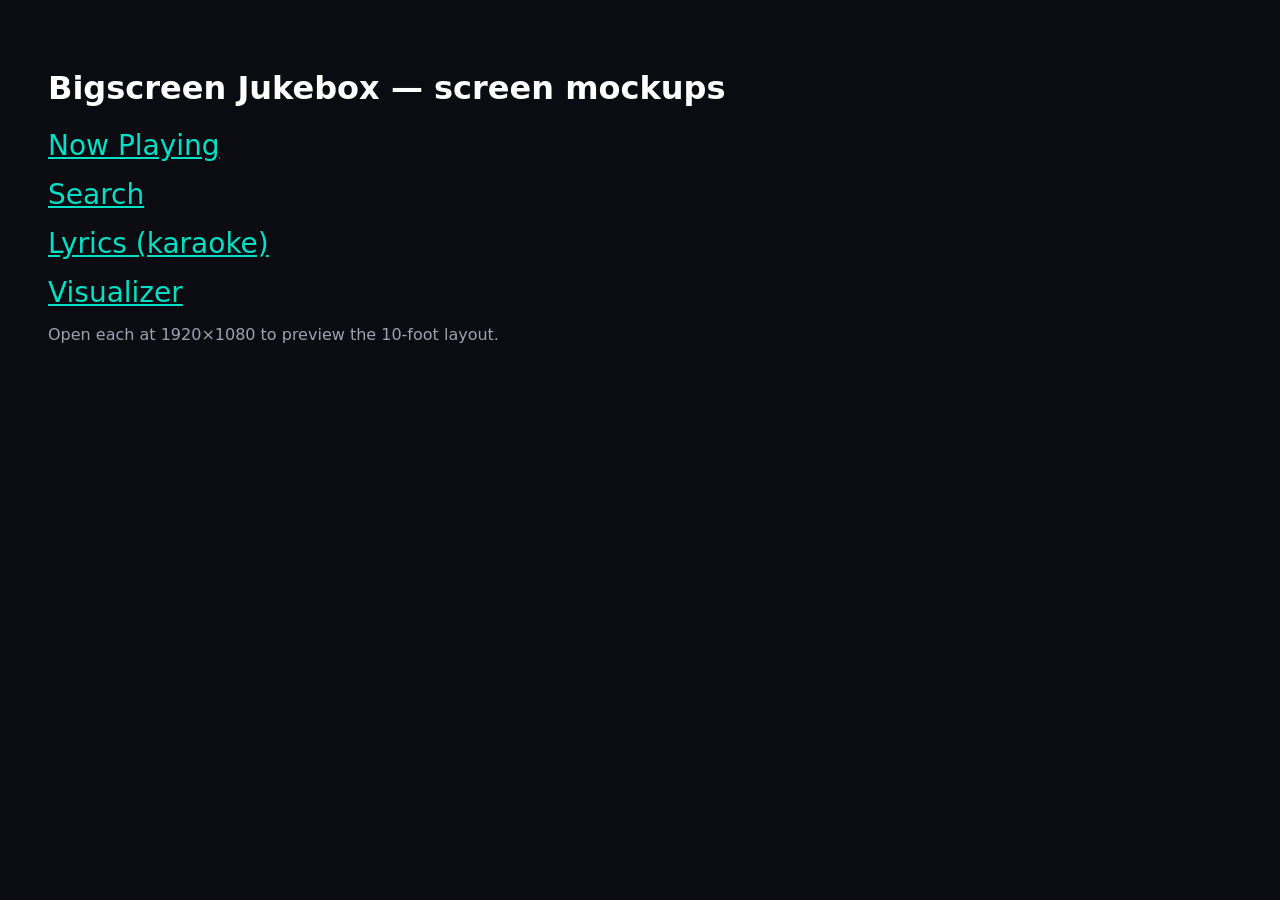
<file: mockups/index.html>
<!doctype html><html><head><meta charset="utf-8"><title>Bigscreen Jukebox mockups</title>
<style>body{font-family:system-ui;background:#0b0b12;color:#fff;padding:40px;} a{display:block;font-size:28px;color:#00e0c6;margin:16px 0;}</style></head>
<body><h1>Bigscreen Jukebox — screen mockups</h1>
<a href="nowplaying.html">Now Playing</a><a href="search.html">Search</a>
<a href="lyrics.html">Lyrics (karaoke)</a><a href="visualizer.html">Visualizer</a>
<p style="color:#a0a0b0">Open each at 1920×1080 to preview the 10-foot layout.</p></body></html>
</file>
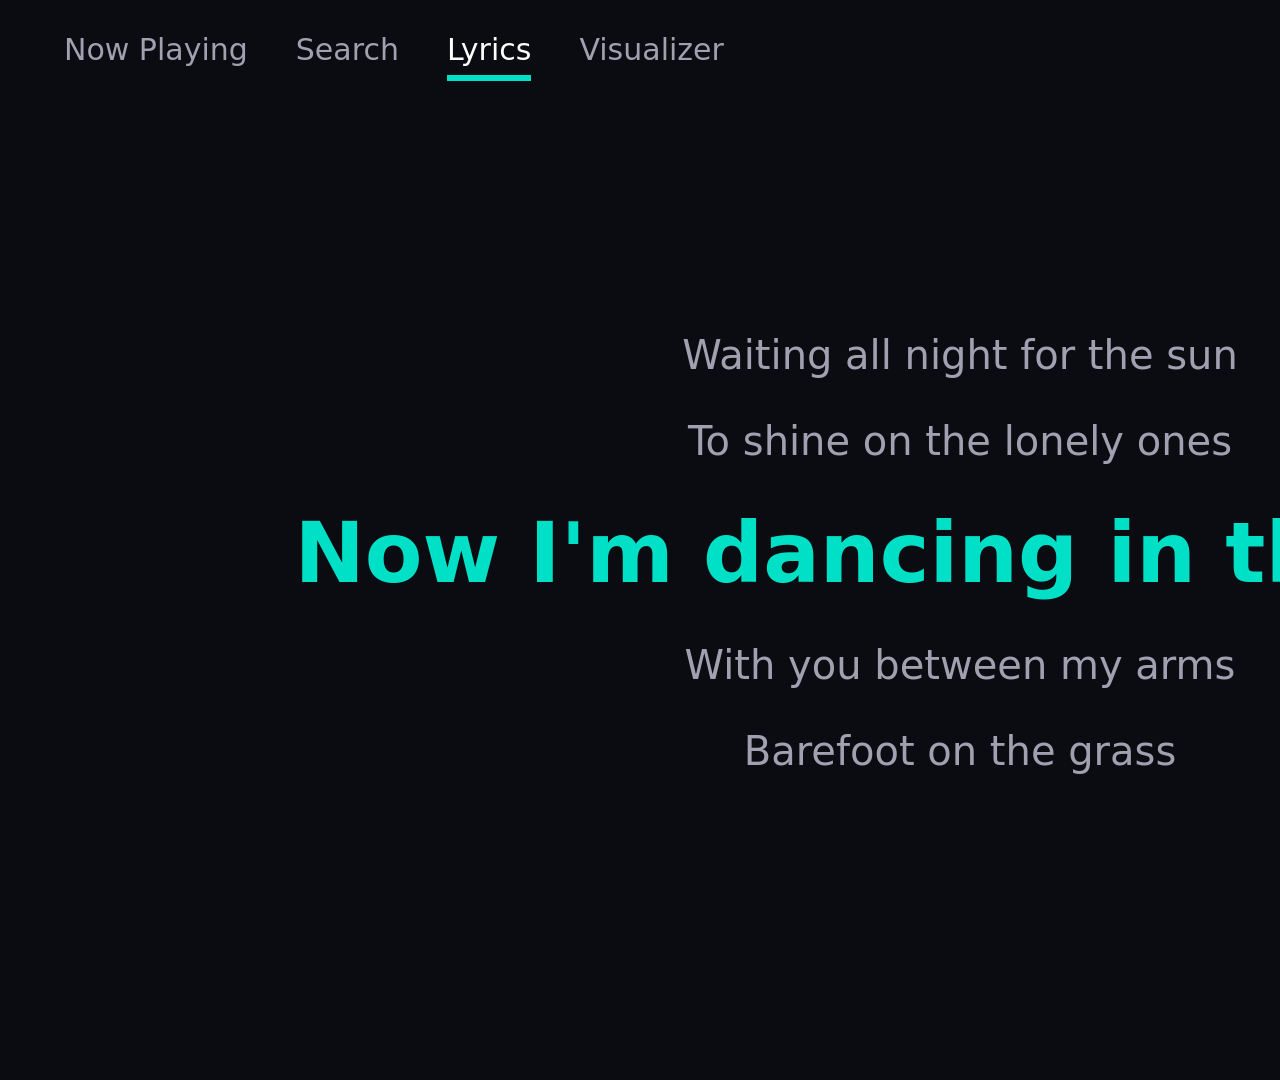
<file: mockups/lyrics.html>
<!doctype html><html><head><meta charset="utf-8"><link rel="stylesheet" href="styles.css"></head>
<body>
  <div class="tabbar"><span>Now Playing</span><span>Search</span><span class="active">Lyrics</span><span>Visualizer</span></div>
  <div style="display:flex; flex-direction:column; align-items:center; justify-content:center; height:880px; gap:40px; text-align:center;">
    <div style="font-size:var(--lg); color:var(--muted);">Waiting all night for the sun</div>
    <div style="font-size:var(--lg); color:var(--muted);">To shine on the lonely ones</div>
    <div style="font-size:var(--xxl); font-weight:800; color:var(--accent);">Now I'm dancing in the dark</div>
    <div style="font-size:var(--lg); color:var(--muted);">With you between my arms</div>
    <div style="font-size:var(--lg); color:var(--muted);">Barefoot on the grass</div>
  </div>
</body></html>
</file>
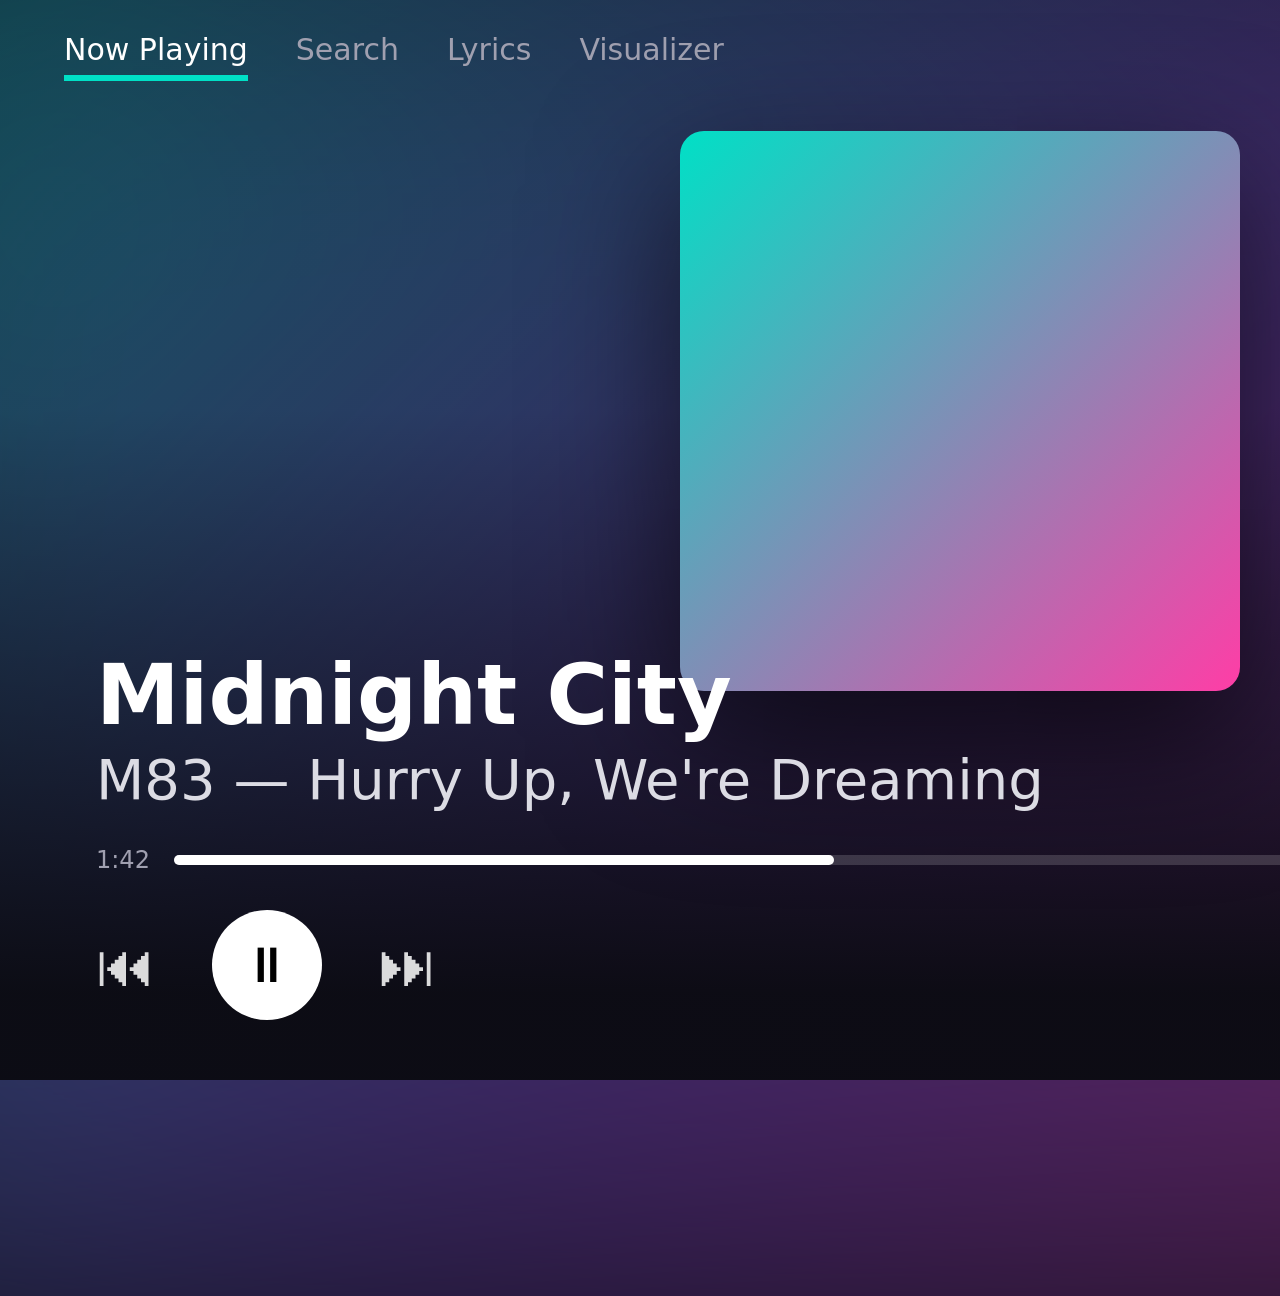
<file: mockups/nowplaying.html>
<!doctype html><html><head><meta charset="utf-8"><link rel="stylesheet" href="styles.css"></head>
<body style="overflow:hidden;">
  <!-- immersive blurred backdrop derived from the album art -->
  <div style="position:absolute; inset:0; background:linear-gradient(135deg,#00e0c6,#7a4bd0,#ff3da6); filter:blur(140px) brightness(0.55); transform:scale(1.4);"></div>
  <div style="position:absolute; inset:0; background:linear-gradient(to bottom, rgba(11,11,18,0.15) 38%, rgba(11,11,18,0.97) 92%);"></div>

  <!-- slim tab bar -->
  <div class="tabbar" style="position:relative; z-index:2;">
    <span class="active">Now Playing</span><span>Search</span><span>Lyrics</span><span>Visualizer</span>
  </div>
  <!-- player picker top-right -->
  <div style="position:absolute; top:40px; right:64px; z-index:2; font-size:var(--sm); color:var(--muted);">Playing on <b style="color:#fff;">Living Room ▾</b></div>

  <!-- crisp album art, dominant upper region -->
  <div style="position:relative; z-index:2; display:flex; justify-content:center; margin-top:18px;">
    <div class="art" style="width:560px; height:560px; box-shadow:0 50px 140px rgba(0,0,0,0.65);"></div>
  </div>

  <!-- info + controls pinned to the lower band -->
  <div style="position:absolute; left:0; right:0; bottom:0; z-index:2; padding:0 96px 60px;">
    <div style="font-size:var(--xxl); font-weight:800; line-height:1;">Midnight City</div>
    <div style="font-size:var(--xl); color:#dcdce4; margin-top:10px;">M83 — Hurry Up, We're Dreaming</div>
    <div style="display:flex; align-items:center; gap:24px; margin-top:34px;">
      <span style="font-size:var(--sm); color:var(--muted);">1:42</span>
      <div style="flex:1; height:10px; background:rgba(255,255,255,0.16); border-radius:999px;">
        <div style="width:42%; height:100%; background:#fff; border-radius:999px;"></div>
      </div>
      <span style="font-size:var(--sm); color:var(--muted);">4:03</span>
    </div>
    <div style="display:flex; align-items:center; gap:56px; margin-top:36px; font-size:60px;">
      <span style="opacity:0.85;">⏮</span>
      <span style="width:110px; height:110px; background:#fff; color:#000; border-radius:50%; display:flex; align-items:center; justify-content:center; font-size:50px;">⏸</span>
      <span style="opacity:0.85;">⏭</span>
      <span style="margin-left:auto; font-size:var(--md); color:var(--muted);">🔊 ▬▬▬▬▭▭</span>
    </div>
  </div>
</body></html>
</file>
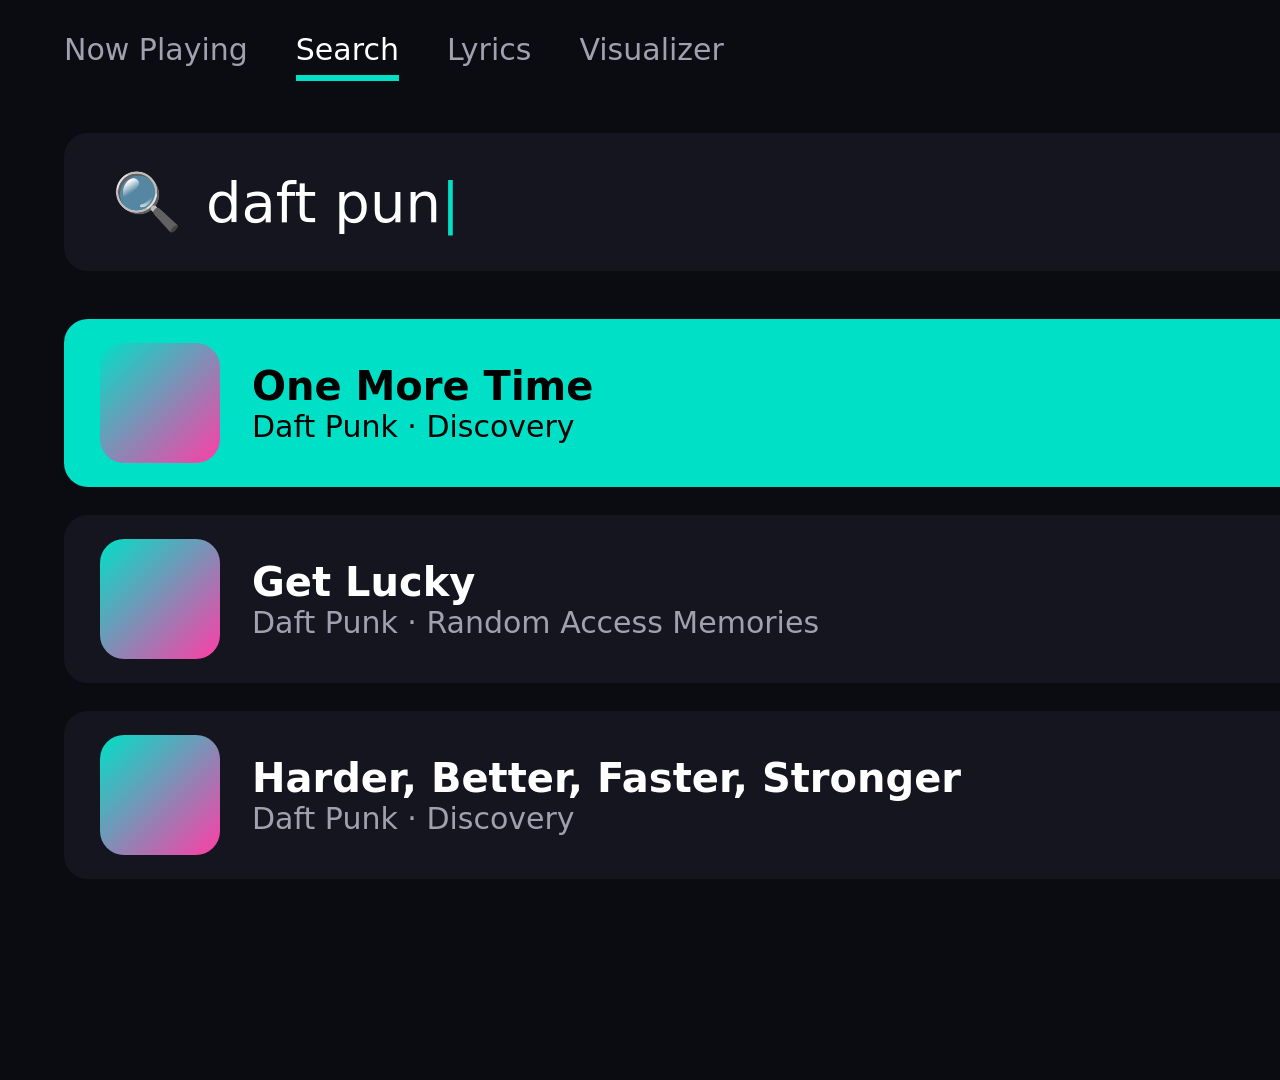
<file: mockups/search.html>
<!doctype html><html><head><meta charset="utf-8"><link rel="stylesheet" href="styles.css"></head>
<body>
  <div class="tabbar"><span>Now Playing</span><span class="active">Search</span><span>Lyrics</span><span>Visualizer</span></div>
  <div style="padding:20px var(--pad);">
    <div style="background:var(--panel); border-radius:var(--radius); padding:36px 48px; font-size:var(--xl); display:flex; gap:24px; align-items:center;">
      <span>🔍</span><span>daft pun<span style="color:var(--accent)">|</span></span>
    </div>
    <div style="margin-top:48px; display:flex; flex-direction:column; gap:28px;">
      <div style="display:flex; gap:32px; align-items:center; background:var(--accent); color:#000; border-radius:var(--radius); padding:24px 36px;">
        <div class="art" style="width:120px; height:120px;"></div>
        <div><div style="font-size:var(--lg); font-weight:800;">One More Time</div><div style="font-size:var(--md);">Daft Punk · Discovery</div></div>
      </div>
      <div style="display:flex; gap:32px; align-items:center; background:var(--panel); border-radius:var(--radius); padding:24px 36px;">
        <div class="art" style="width:120px; height:120px;"></div>
        <div><div style="font-size:var(--lg); font-weight:800;">Get Lucky</div><div style="font-size:var(--md); color:var(--muted);">Daft Punk · Random Access Memories</div></div>
      </div>
      <div style="display:flex; gap:32px; align-items:center; background:var(--panel); border-radius:var(--radius); padding:24px 36px;">
        <div class="art" style="width:120px; height:120px;"></div>
        <div><div style="font-size:var(--lg); font-weight:800;">Harder, Better, Faster, Stronger</div><div style="font-size:var(--md); color:var(--muted);">Daft Punk · Discovery</div></div>
      </div>
    </div>
  </div>
</body></html>
</file>
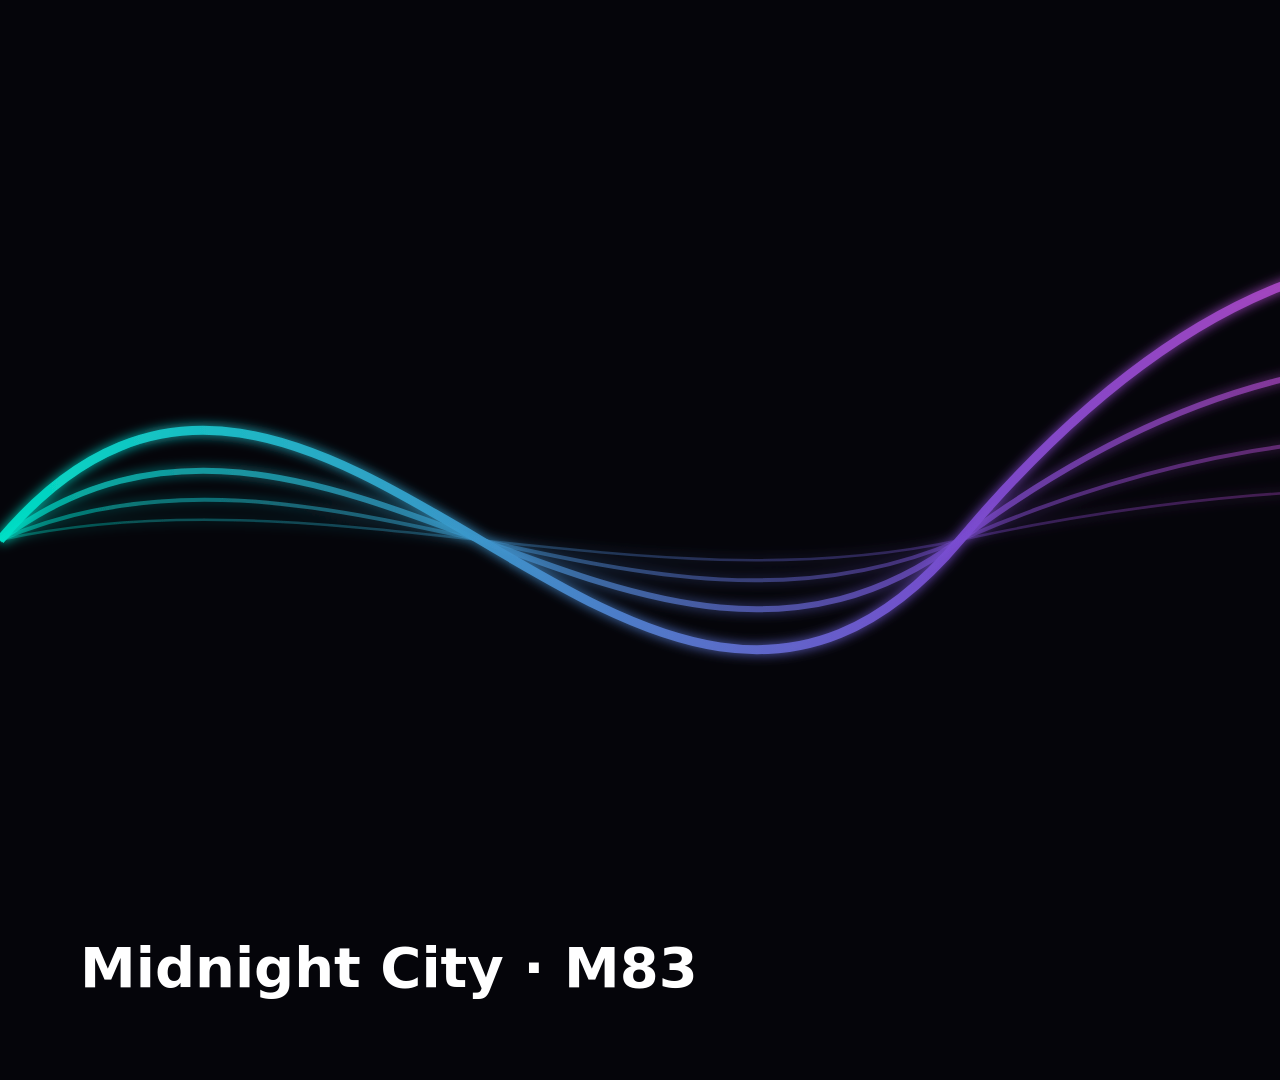
<file: mockups/visualizer-lines.html>
<!doctype html><html><head><meta charset="utf-8"><link rel="stylesheet" href="styles.css"></head>
<body style="background:#05050a; overflow:hidden;">
  <div class="guest-qr"><div class="code"></div><div>Scan to add songs<br><b>tv.local:8950</b></div></div>
  <svg width="1920" height="1080" style="position:absolute; inset:0;">
    <defs>
      <linearGradient id="g" x1="0" x2="1">
        <stop offset="0" stop-color="#00e0c6"/><stop offset="0.5" stop-color="#7a4bd0"/><stop offset="1" stop-color="#ff3da6"/>
      </linearGradient>
      <filter id="glow"><feGaussianBlur stdDeviation="6" result="b"/><feMerge><feMergeNode in="b"/><feMergeNode in="SourceGraphic"/></feMerge></filter>
    </defs>
    <g filter="url(#glow)">
      <path d="M0,540 C320,160 640,920 960,540 S1600,160 1920,540" stroke="url(#g)" stroke-width="9" fill="none" opacity="0.95"/>
      <path d="M0,540 C320,300 640,780 960,540 S1600,300 1920,540" stroke="url(#g)" stroke-width="6" fill="none" opacity="0.7"/>
      <path d="M0,540 C320,400 640,680 960,540 S1600,400 1920,540" stroke="url(#g)" stroke-width="4" fill="none" opacity="0.5"/>
      <path d="M0,540 C320,470 640,610 960,540 S1600,470 1920,540" stroke="url(#g)" stroke-width="2.5" fill="none" opacity="0.35"/>
    </g>
  </svg>
  <div style="position:absolute; bottom:80px; left:80px; z-index:2; font-size:var(--xl); font-weight:800;">Midnight City · M83</div>
  <div style="position:absolute; bottom:80px; right:80px; z-index:2; font-size:var(--sm); color:var(--muted);">Mode: Flow Lines ▾</div>
</body></html>
</file>
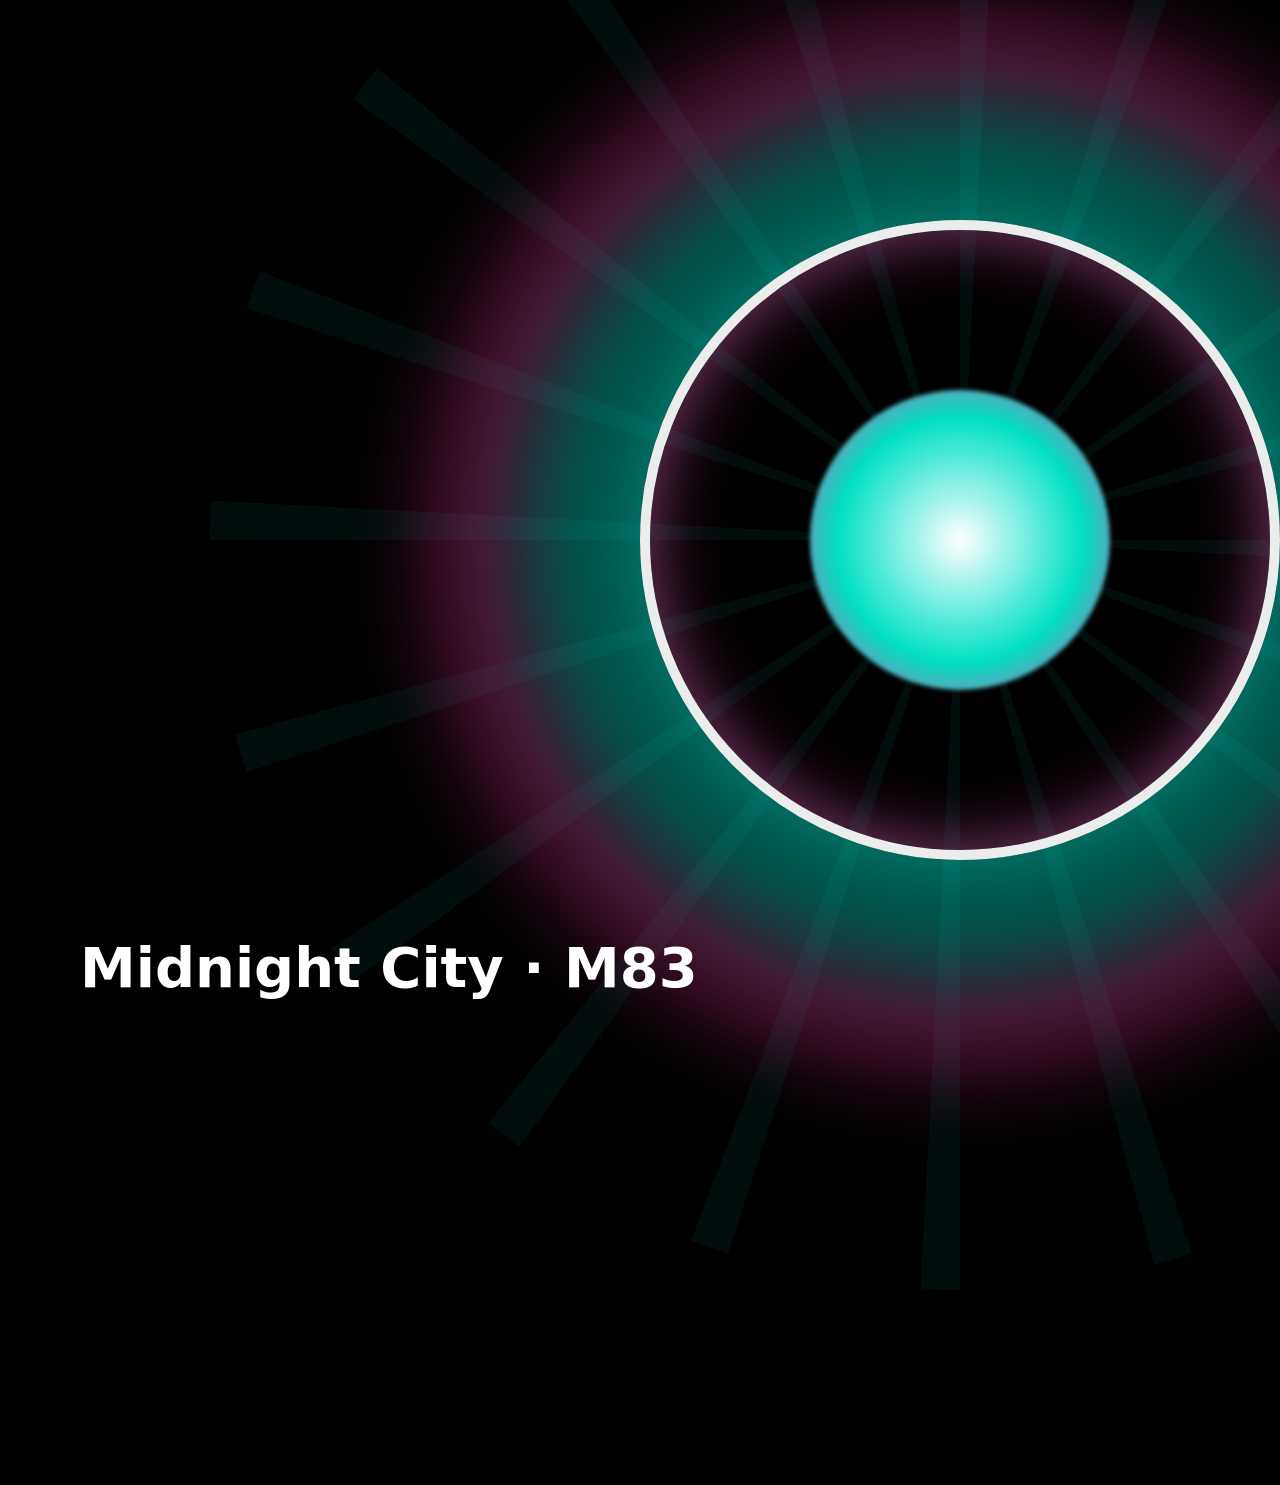
<file: mockups/visualizer-radial.html>
<!doctype html><html><head><meta charset="utf-8"><link rel="stylesheet" href="styles.css"></head>
<body style="background:#000; overflow:hidden;">
  <div class="guest-qr"><div class="code"></div><div>Scan to add songs<br><b>tv.local:8950</b></div></div>

  <!-- faint rotating spokes -->
  <div style="position:absolute; top:50%; left:50%; width:1500px; height:1500px; transform:translate(-50%,-50%) rotate(18deg);
              background:repeating-conic-gradient(from 0deg, rgba(0,224,198,0.06) 0deg 3deg, transparent 3deg 18deg); border-radius:50%;"></div>

  <!-- outer beat glow (edges intensify with the beat) -->
  <div style="position:absolute; top:50%; left:50%; width:1180px; height:1180px; transform:translate(-50%,-50%); border-radius:50%;
              background:radial-gradient(circle, rgba(0,224,198,0) 34%, rgba(0,224,198,0.35) 47%, rgba(255,61,166,0.30) 58%, rgba(0,0,0,0) 70%);
              filter:blur(24px);"></div>

  <!-- bright pulse ring -->
  <div style="position:absolute; top:50%; left:50%; width:640px; height:640px; transform:translate(-50%,-50%); border-radius:50%;
              border:10px solid rgba(255,255,255,0.92);
              box-shadow:0 0 90px 24px rgba(0,224,198,0.6), inset 0 0 70px rgba(255,61,166,0.5);"></div>

  <!-- glowing core -->
  <div style="position:absolute; top:50%; left:50%; width:300px; height:300px; transform:translate(-50%,-50%); border-radius:50%;
              background:radial-gradient(circle, #ffffff, #00e0c6 58%, #ff3da6); filter:blur(2px);"></div>

  <div style="position:absolute; bottom:80px; left:80px; z-index:2; font-size:var(--xl); font-weight:800;">Midnight City · M83</div>
  <div style="position:absolute; bottom:80px; right:80px; z-index:2; font-size:var(--sm); color:var(--muted);">Mode: Radial Pulse ▾</div>
</body></html>
</file>
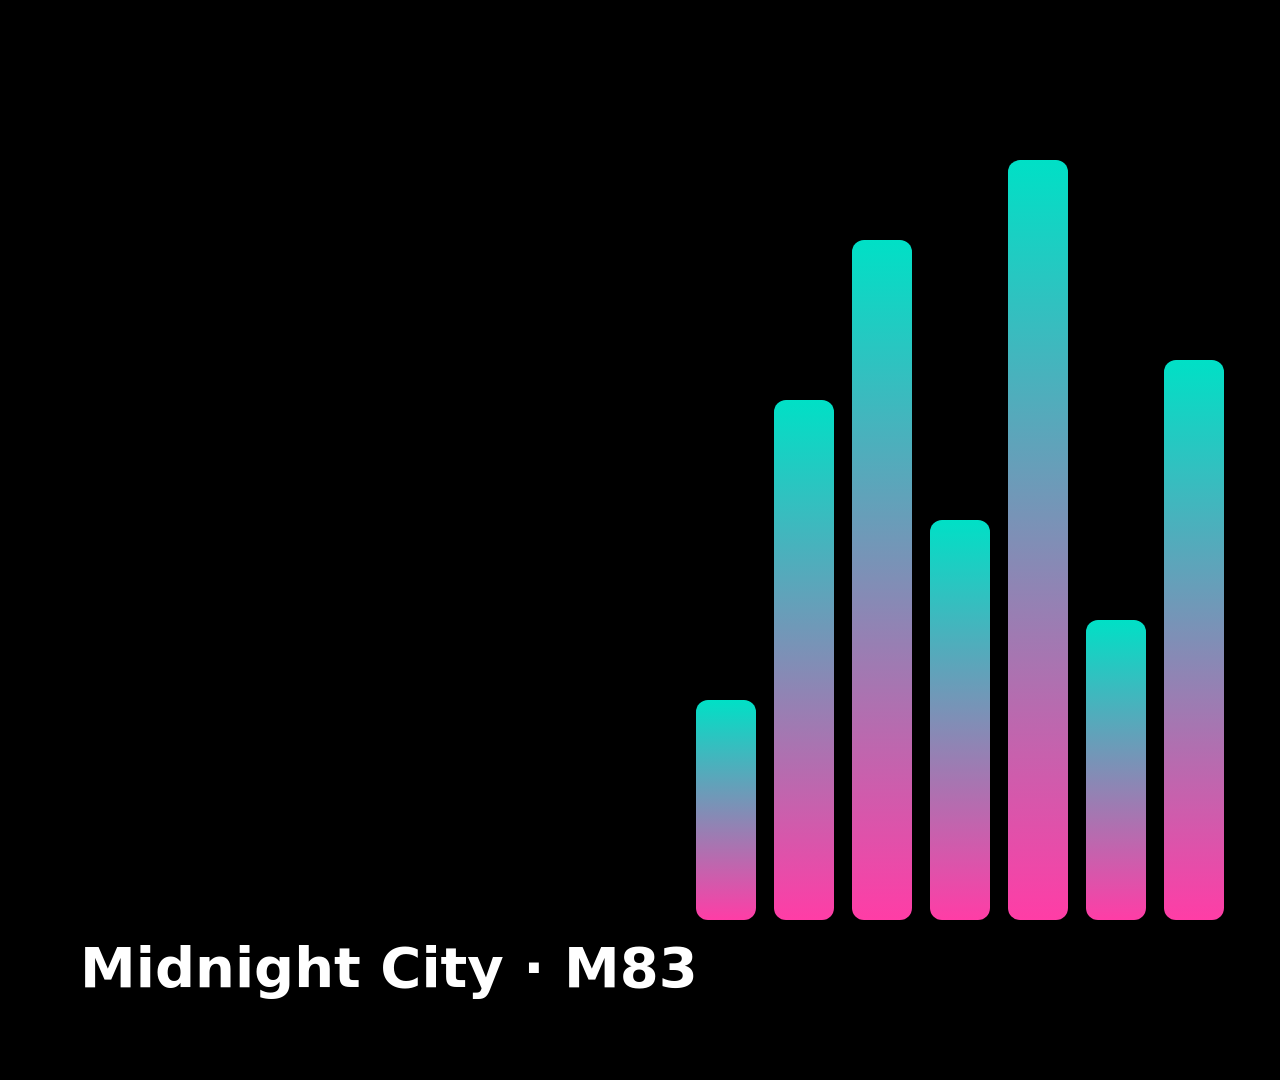
<file: mockups/visualizer.html>
<!doctype html><html><head><meta charset="utf-8"><link rel="stylesheet" href="styles.css"></head>
<body style="background:#000;">
  <div class="guest-qr"><div class="code"></div><div>Scan to add songs<br><b>tv.local:8950</b></div></div>
  <div style="position:absolute; inset:0; display:flex; align-items:flex-end; justify-content:center; gap:18px; padding:160px;">
    <!-- representative bars; real version is canvas/WebGL driven by audio -->
    <div style="width:60px; height:220px; background:linear-gradient(var(--accent),var(--accent2)); border-radius:12px;"></div>
    <div style="width:60px; height:520px; background:linear-gradient(var(--accent),var(--accent2)); border-radius:12px;"></div>
    <div style="width:60px; height:680px; background:linear-gradient(var(--accent),var(--accent2)); border-radius:12px;"></div>
    <div style="width:60px; height:400px; background:linear-gradient(var(--accent),var(--accent2)); border-radius:12px;"></div>
    <div style="width:60px; height:760px; background:linear-gradient(var(--accent),var(--accent2)); border-radius:12px;"></div>
    <div style="width:60px; height:300px; background:linear-gradient(var(--accent),var(--accent2)); border-radius:12px;"></div>
    <div style="width:60px; height:560px; background:linear-gradient(var(--accent),var(--accent2)); border-radius:12px;"></div>
  </div>
  <div style="position:absolute; bottom:80px; left:80px; font-size:var(--xl); font-weight:800;">Midnight City · M83</div>
</body></html>
</file>
<file: mockups/styles.css>
:root {
  --bg: #0b0b12; --panel: #15151f; --fg: #ffffff; --muted: #a0a0b0;
  --accent: #00e0c6; --accent2: #ff3da6;
  --xxl: 84px; --xl: 56px; --lg: 40px; --md: 30px; --sm: 24px;
  --pad: 64px; --radius: 24px;
}
* { box-sizing: border-box; margin: 0; }
html, body { height: 100%; }
body {
  background: var(--bg); color: var(--fg);
  font-family: "Noto Sans", system-ui, sans-serif;
  width: 1920px; height: 1080px; overflow: hidden; position: relative;
}
.tabbar { display: flex; gap: 48px; padding: 32px var(--pad); font-size: var(--md); color: var(--muted); }
.tabbar .active { color: var(--fg); border-bottom: 6px solid var(--accent); padding-bottom: 8px; }
.guest-qr {
  position: absolute; top: 40px; right: 48px; background: var(--panel);
  border-radius: var(--radius); padding: 24px; text-align: center; font-size: var(--sm);
}
.guest-qr .code { width: 180px; height: 180px; background:
  repeating-conic-gradient(#fff 0 25%, #000 0 50%) 0 0/40px 40px; border-radius: 12px; }
.art { background: linear-gradient(135deg, var(--accent), var(--accent2)); border-radius: var(--radius); }
.btn { background: var(--panel); border-radius: 999px; padding: 24px 40px; font-size: var(--lg); display: inline-flex; }
.btn.primary { background: var(--accent); color: #000; }
.muted { color: var(--muted); }
</file>
